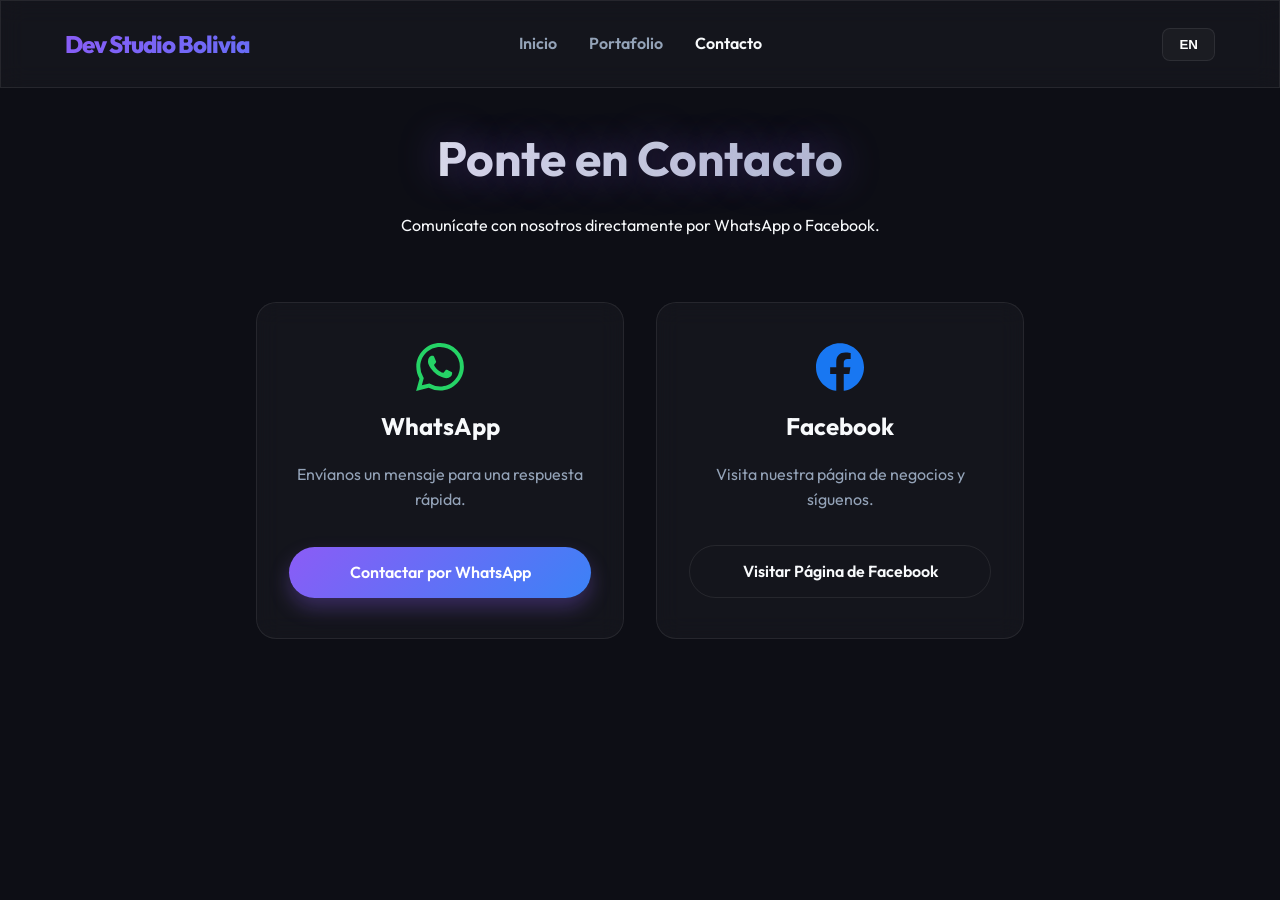
<file: contact.html>
<!DOCTYPE html>
<html lang="es">

<head>
    <meta charset="UTF-8">
    <meta name="viewport" content="width=device-width, initial-scale=1.0">
    <title>Contact Us</title>
    <link href="https://fonts.googleapis.com/css2?family=Outfit:wght@300;400;600;800&display=swap" rel="stylesheet">
    <link rel="stylesheet" href="css/style.css">
</head>

<body>
    <nav class="navbar glass">
        <div class="logo" href="index.html">Dev Studio Bolivia</div>
        <div class="nav-links" id="navLinks">
            <a href="index.html" data-lang="nav-home">Inicio</a>
            <a href="portfolio.html" data-lang="nav-portfolio">Portafolio</a>
            <a href="contact.html" class="active" data-lang="nav-contact">Contacto</a>
        </div>
        <div class="nav-actions">
            <button id="langToggle" class="btn-toggle">EN</button>
            <div class="hamburger" id="hamburger">
                <span></span>
                <span></span>
                <span></span>
            </div>
        </div>
    </nav>

    <section class="page-section">
        <div class="section-header fade-in">
            <h1 class="glow-text" data-lang="contact-title">Ponte en Contacto</h1>
            <p data-lang="contact-subtitle">Comunícate con nosotros directamente por WhatsApp o Facebook.</p>
        </div>

        <div class="grid"
            style="display: grid; grid-template-columns: repeat(auto-fit, minmax(300px, 1fr)); gap: 2rem; max-width: 800px; margin: 0 auto; padding: 0 1rem;">
            <!-- WhatsApp -->
            <div class="card glass hover-lift reveal"
                style="padding: 2.5rem 2rem; display: flex; flex-direction: column; align-items: center; text-align: center;">
                <svg xmlns="http://www.w3.org/2000/svg" width="48" height="48" viewBox="0 0 24 24" fill="currentColor"
                    style="color: #25D366; margin-bottom: 1rem;">
                    <path
                        d="M17.472 14.382c-.297-.149-1.758-.867-2.03-.967-.273-.099-.471-.148-.67.15-.197.297-.767.966-.94 1.164-.173.199-.347.223-.644.075-.297-.15-1.255-.463-2.39-1.475-.888-.788-1.489-1.761-1.663-2.06-.173-.297-.018-.458.13-.606.134-.133.298-.347.446-.52.149-.174.198-.298.298-.497.099-.198.05-.371-.025-.52-.075-.149-.669-1.612-.916-2.207-.242-.579-.487-.5-.669-.51-.173-.008-.371-.01-.57-.01-.198 0-.52.074-.792.372-.272.297-1.04 1.016-1.04 2.479 0 1.462 1.065 2.875 1.213 3.074.149.198 2.096 3.2 5.077 4.487.709.306 1.262.489 1.694.625.712.227 1.36.195 1.871.118.571-.085 1.758-.719 2.006-1.413.248-.694.248-1.289.173-1.413-.074-.124-.272-.198-.57-.347m-5.421 7.403h-.004a9.87 9.87 0 01-5.031-1.378l-.361-.214-3.741.982.998-3.648-.235-.374a9.86 9.86 0 01-1.51-5.26c.001-5.45 4.436-9.884 9.888-9.884 2.64 0 5.122 1.03 6.988 2.898a9.825 9.825 0 012.893 6.994c-.003 5.45-4.437 9.884-9.885 9.884m8.413-18.297A11.815 11.815 0 0012.05 0C5.495 0 .16 5.335.157 11.892c0 2.096.547 4.142 1.588 5.945L.057 24l6.305-1.654a11.882 11.882 0 005.683 1.448h.005c6.554 0 11.89-5.335 11.893-11.893a11.821 11.821 0 00-3.48-8.413z" />
                </svg>
                <h3 data-lang="contact-wa-title" style="margin-bottom: 1rem;">WhatsApp</h3>
                <p data-lang="contact-wa-desc" style="flex-grow: 1; margin-bottom: 2rem;">Envíanos un mensaje para una
                    respuesta rápida.</p>
                <a href="https://wa.me/00000000000" target="_blank" class="btn-primary w-100"
                    style="display: block; text-decoration: none;" data-lang="contact-wa-btn">Contactar por WhatsApp</a>
            </div>

            <!-- Facebook -->
            <div class="card glass hover-lift reveal"
                style="padding: 2.5rem 2rem; display: flex; flex-direction: column; align-items: center; text-align: center;">
                <svg xmlns="http://www.w3.org/2000/svg" width="48" height="48" viewBox="0 0 24 24" fill="currentColor"
                    style="color: #1877F2; margin-bottom: 1rem;">
                    <path
                        d="M24 12.073c0-6.627-5.373-12-12-12s-12 5.373-12 12c0 5.99 4.388 10.954 10.125 11.854v-8.385H7.078v-3.469h3.047V9.43c0-3.007 1.792-4.669 4.533-4.669 1.312 0 2.686.235 2.686.235v2.953H15.83c-1.491 0-1.956.925-1.956 1.874v2.25h3.328l-.532 3.469h-2.796v8.385C19.612 23.027 24 18.062 24 12.073z" />
                </svg>
                <h3 data-lang="contact-fb-title" style="margin-bottom: 1rem;">Facebook</h3>
                <p data-lang="contact-fb-desc" style="flex-grow: 1; margin-bottom: 2rem;">Visita nuestra página de
                    negocios y síguenos.</p>
                <a href="https://www.facebook.com/devstudiobolivia" target="_blank" class="btn-secondary w-100"
                    style="display: block; text-decoration: none;" data-lang="contact-fb-btn">Visitar Página de
                    Facebook</a>
            </div>
        </div>
    </section>

    <script src="js/script.js"></script>
</body>

</html>
</file>
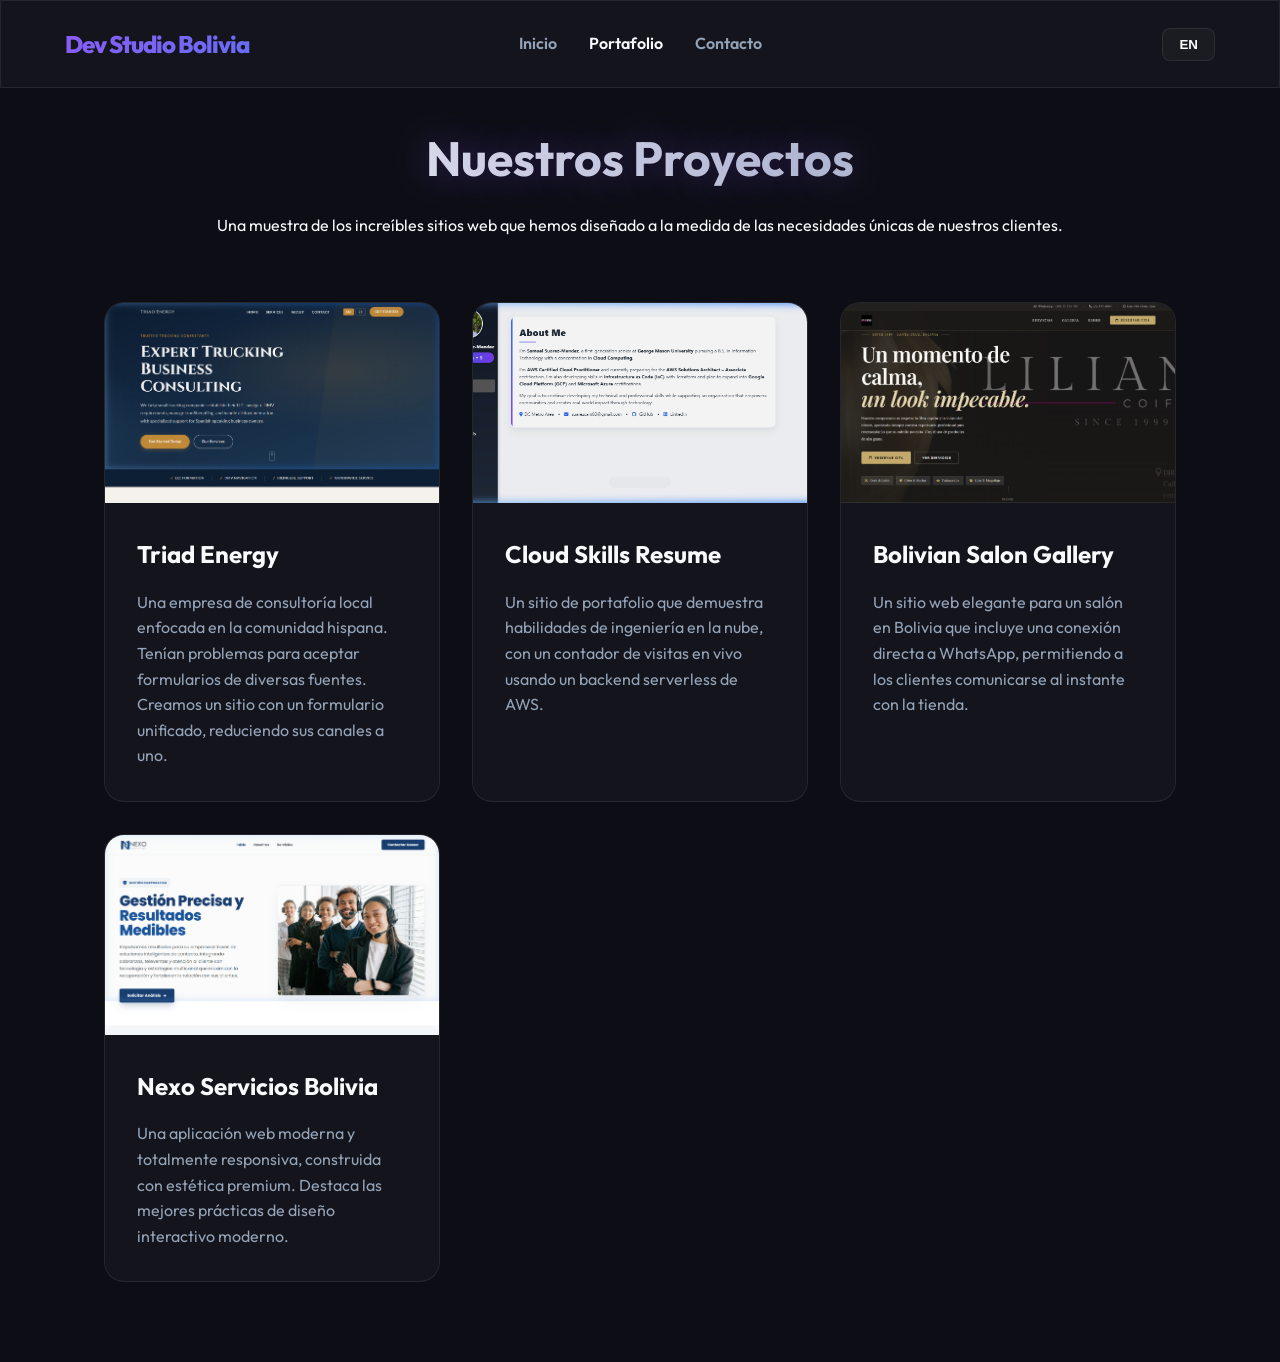
<file: portfolio.html>
<!DOCTYPE html>
<html lang="es">

<head>
    <meta charset="UTF-8">
    <meta name="viewport" content="width=device-width, initial-scale=1.0">
    <title>Our Work | Portfolio</title>
    <link href="https://fonts.googleapis.com/css2?family=Outfit:wght@300;400;600;800&display=swap" rel="stylesheet">
    <link rel="stylesheet" href="css/style.css">
</head>

<body>
    <nav class="navbar glass">
        <div class="logo" href="index.html">Dev Studio Bolivia</div>
        <div class="nav-links" id="navLinks">
            <a href="index.html" data-lang="nav-home">Inicio</a>
            <a href="portfolio.html" class="active" data-lang="nav-portfolio">Portafolio</a>
            <a href="contact.html" data-lang="nav-contact">Contacto</a>
        </div>
        <div class="nav-actions">
            <button id="langToggle" class="btn-toggle">EN</button>
            <div class="hamburger" id="hamburger">
                <span></span>
                <span></span>
                <span></span>
            </div>
        </div>
    </nav>

    <section class="page-section">
        <div class="section-header fade-in">
            <h1 class="glow-text" data-lang="port-title">Nuestros Proyectos</h1>
            <p data-lang="port-subtitle">Una muestra de los increíbles sitios web que hemos diseñado a la medida de las
                necesidades únicas de nuestros clientes.</p>
        </div>

        <div class="grid portfolio-grid">
            <!-- Project 1 -->
            <a href="https://www.triadenergy.net/" target="_blank" class="card glass hover-lift reveal">
                <img src="assets/img/triad-energy.png" alt="Triad Energy preview" class="card-img">
                <div class="card-content">
                    <h3>Triad Energy</h3>
                    <p data-lang="proj-1-desc">Una empresa de consultoría local enfocada en la comunidad hispana. Tenían
                        problemas para aceptar formularios de diversas fuentes. Creamos un sitio con un formulario
                        unificado, reduciendo sus canales a uno.</p>
                </div>
            </a>

            <!-- Project 2 -->
            <a href="https://d18xgqt969fcb2.cloudfront.net/index.html" target="_blank"
                class="card glass hover-lift reveal">
                <img src="assets/img/cloud-skills-resume.png" alt="Cloud Skills Resume preview" class="card-img">
                <div class="card-content">
                    <h3>Cloud Skills Resume</h3>
                    <p data-lang="proj-2-desc">Un sitio de portafolio que demuestra habilidades de ingeniería en la
                        nube, con un contador de visitas en vivo usando un backend serverless de AWS.</p>
                </div>
            </a>

            <!-- Project 3 -->
            <a href="https://dreamy-gumdrop-8ebdf6.netlify.app" target="_blank" class="card glass hover-lift reveal">
                <img src="assets/img/bolivian-salon-gallery.png" alt="Bolivian Salon Gallery preview" class="card-img">
                <div class="card-content">
                    <h3>Bolivian Salon Gallery</h3>
                    <p data-lang="proj-3-desc">Un sitio web elegante para un salón en Bolivia que incluye una conexión
                        directa a WhatsApp, permitiendo a los clientes comunicarse al instante con la tienda.</p>
                </div>
            </a>

            <!-- Project 4 -->
            <a href="https://www.nexoserviciosbolivia.com/" target="_blank" class="card glass hover-lift reveal">
                <img src="assets/img/nexo-servicios-bolivia.png" alt="Nexo Servicios Bolivia preview" class="card-img">
                <div class="card-content">
                    <h3>Nexo Servicios Bolivia</h3>
                    <p data-lang="proj-4-desc">Una aplicación web moderna y totalmente responsiva, construida con
                        estética premium. Destaca las mejores prácticas de diseño interactivo moderno.</p>
                </div>
            </a>
        </div>
    </section>

    <script src="js/script.js"></script>
</body>

</html>
</file>
<file: css/style.css>
:root {
    --bg-color: #0d0e15;
    --text-main: #f8fafc;
    --text-muted: #94a3b8;
    --primary: #8b5cf6;
    --secondary: #ec4899;
    --glass-bg: rgba(255, 255, 255, 0.03);
    --glass-border: rgba(255, 255, 255, 0.08);
    --gradient-1: linear-gradient(135deg, #8b5cf6, #3b82f6);
    --gradient-2: linear-gradient(135deg, #ec4899, #f59e0b);
    --gradient-3: linear-gradient(135deg, #10b981, #3b82f6);
    --gradient-4: linear-gradient(135deg, #f43f5e, #8b5cf6);
}

* {
    margin: 0;
    padding: 0;
    box-sizing: border-box;
}

body {
    font-family: 'Outfit', sans-serif;
    background-color: var(--bg-color);
    color: var(--text-main);
    line-height: 1.6;
    overflow-x: hidden;
}

a {
    text-decoration: none;
    color: inherit;
}

/* Typography */
.title-large {
    font-size: 4rem;
    font-weight: 800;
    line-height: 1.1;
    margin-bottom: 1.5rem;
}

.subtitle {
    font-size: 1.25rem;
    color: var(--text-muted);
    max-width: 600px;
    margin: 0 auto 2.5rem;
}

.glow-text {
    background: linear-gradient(to right, #fff, var(--text-muted));
    background-clip: text;
    -webkit-background-clip: text;
    -webkit-text-fill-color: transparent;
    text-shadow: 0 0 40px rgba(139, 92, 246, 0.4);
}

/* Navbar */
.navbar {
    position: fixed;
    top: 0;
    left: 0;
    right: 0;
    display: flex;
    justify-content: space-between;
    align-items: center;
    padding: 1.5rem 5%;
    z-index: 1000;
}

.logo {
    font-size: 1.5rem;
    font-weight: 800;
    letter-spacing: -1px;
    background: var(--gradient-1);
    background-clip: text;
    -webkit-background-clip: text;
    -webkit-text-fill-color: transparent;
    flex: 1;
    z-index: 1001;
}

.nav-links {
    display: flex;
    gap: 2rem;
    align-items: center;
    justify-content: center;
    transition: 0.3s ease;
}

.nav-actions {
    display: flex;
    align-items: center;
    justify-content: flex-end;
    gap: 1.5rem;
    flex: 1;
    z-index: 1001;
}

.hamburger {
    display: none;
    flex-direction: column;
    gap: 6px;
    cursor: pointer;
    z-index: 1001;
}

.hamburger span {
    display: block;
    width: 25px;
    height: 3px;
    background-color: var(--text-main);
    transition: 0.3s;
    border-radius: 3px;
}

.nav-links a {
    font-weight: 600;
    color: var(--text-muted);
    transition: color 0.3s ease;
}

.nav-links a:hover,
.nav-links a.active {
    color: var(--text-main);
}

/* Glassmorphism */
.glass {
    background: var(--glass-bg);
    backdrop-filter: blur(12px);
    -webkit-backdrop-filter: blur(12px);
    border: 1px solid var(--glass-border);
}

/* Buttons */
.btn-primary,
.btn-secondary {
    padding: 0.8rem 1.8rem;
    border-radius: 50px;
    font-weight: 600;
    display: inline-block;
    transition: all 0.3s ease;
    cursor: pointer;
    border: none;
    font-family: inherit;
    font-size: 1rem;
}

.btn-primary {
    background: var(--gradient-1);
    color: white;
    box-shadow: 0 10px 20px rgba(139, 92, 246, 0.3);
}

.btn-primary:hover {
    box-shadow: 0 15px 30px rgba(139, 92, 246, 0.5);
    transform: translateY(-2px);
}

.btn-secondary {
    background: transparent;
    border: 1px solid var(--glass-border);
    color: var(--text-main);
}

.btn-secondary:hover {
    background: var(--glass-bg);
    border-color: rgba(255, 255, 255, 0.2);
}

.btn-toggle {
    background: var(--glass-bg);
    border: 1px solid var(--glass-border);
    color: white;
    padding: 0.5rem 1rem;
    border-radius: 8px;
    cursor: pointer;
    font-weight: 600;
    transition: 0.3s;
}

.btn-toggle:hover {
    background: rgba(255, 255, 255, 0.1);
}

/* Hero Section */
.hero {
    min-height: 100vh;
    display: flex;
    align-items: center;
    justify-content: center;
    text-align: center;
    padding: 120px 1rem 40px;
    position: relative;
    overflow: hidden;
}

.hero-content {
    position: relative;
    z-index: 2;
    max-width: 800px;
}

.hero-background {
    position: absolute;
    top: 50%;
    left: 50%;
    transform: translate(-50%, -50%);
    width: 600px;
    height: 600px;
    background: radial-gradient(circle, rgba(139, 92, 246, 0.15) 0%, rgba(0, 0, 0, 0) 70%);
    filter: blur(60px);
    z-index: 1;
    pointer-events: none;
}

.badge {
    display: inline-block;
    padding: 0.4rem 1.2rem;
    border-radius: 50px;
    font-size: 0.875rem;
    font-weight: 600;
    margin-bottom: 2rem;
    background: rgba(139, 92, 246, 0.1);
    border: 1px solid rgba(139, 92, 246, 0.3);
    color: #a78bfa;
}

.cta-group {
    display: flex;
    gap: 1rem;
    justify-content: center;
    margin-top: 2rem;
}

/* General Pages */
.page-section {
    padding: 120px 5% 80px;
    max-width: 1200px;
    margin: 0 auto;
}

.section-header {
    text-align: center;
    margin-bottom: 4rem;
}

.section-header h1 {
    font-size: 3rem;
    margin-bottom: 1rem;
}

.grid {
    display: grid;
    gap: 2rem;
}

.portfolio-grid {
    grid-template-columns: repeat(auto-fit, minmax(300px, 1fr));
}

.pricing-grid {
    grid-template-columns: repeat(auto-fit, minmax(260px, 1fr));
}

/* Cards */
.card {
    border-radius: 20px;
    overflow: hidden;
    display: flex;
    flex-direction: column;
    height: 100%;
    position: relative;
}

.card-img-placeholder {
    height: 200px;
    width: 100%;
}

.card-img {
    height: 200px;
    width: 100%;
    object-fit: cover;
    object-position: top;
    display: block;
    transition: transform 0.5s ease;
}

.card:hover .card-img {
    transform: scale(1.04);
}

.gradient-1 {
    background: var(--gradient-1);
}

.gradient-2 {
    background: var(--gradient-2);
}

.gradient-3 {
    background: var(--gradient-3);
}

.gradient-4 {
    background: var(--gradient-4);
}

.card-content {
    padding: 2rem;
}

.card h3 {
    font-size: 1.5rem;
    margin-bottom: 1rem;
}

.card p {
    color: var(--text-muted);
}

.hover-lift {
    transition: transform 0.4s cubic-bezier(0.175, 0.885, 0.32, 1.275), box-shadow 0.4s ease;
}

.hover-lift:hover {
    transform: translateY(-10px);
    box-shadow: 0 20px 40px rgba(0, 0, 0, 0.5);
    border-color: rgba(255, 255, 255, 0.15);
}

/* Pricing Specs */
.pricing-card {
    padding: 2.5rem 2rem;
}

.pricing-card h3 {
    font-size: 1.8rem;
    margin-bottom: 1.5rem;
    text-align: center;
}

.pricing-card .features {
    list-style: none;
    margin-bottom: 2rem;
    flex-grow: 1;
}

.pricing-card .features li {
    padding: 0.8rem 0;
    border-bottom: 1px solid var(--glass-border);
    color: var(--text-muted);
}

.pricing-card .features li:last-child {
    border-bottom: none;
}

.w-100 {
    width: 100%;
}

.popular {
    border-color: var(--primary);
    box-shadow: 0 0 30px rgba(139, 92, 246, 0.15);
}

.badge-tag {
    position: absolute;
    top: 1rem;
    right: 1rem;
    background: var(--gradient-1);
    font-size: 0.75rem;
    padding: 0.3rem 0.8rem;
    border-radius: 50px;
    font-weight: 800;
}

/* Animations */
.fade-in {
    animation: fadeIn 1s ease-out forwards;
}

@keyframes fadeIn {
    from {
        opacity: 0;
        transform: translateY(20px);
    }

    to {
        opacity: 1;
        transform: translateY(0);
    }
}

.reveal {
    opacity: 0;
    transform: translateY(30px);
    transition: all 0.8s cubic-bezier(0.5, 0, 0, 1);
}

.reveal.active {
    opacity: 1;
    transform: translateY(0);
}

/* Responsiveness */
@media (max-width: 768px) {
    .title-large {
        font-size: 2.5rem;
    }

    .hero {
        padding: 0 1.5rem;
    }

    .page-section {
        padding: 100px 1.5rem 60px;
    }

    .nav-links {
        position: fixed;
        top: 0;
        right: -100%;
        height: 100vh;
        width: 250px;
        flex-direction: column;
        background: rgba(13, 14, 21, 0.95);
        backdrop-filter: blur(15px);
        -webkit-backdrop-filter: blur(15px);
        justify-content: flex-start;
        padding-top: 100px;
        box-shadow: -10px 0 30px rgba(0, 0, 0, 0.5);
    }

    .nav-links.active {
        right: 0;
    }

    .hamburger {
        display: flex;
    }

    .hamburger.active span:nth-child(1) {
        transform: translateY(9px) rotate(45deg);
    }

    .hamburger.active span:nth-child(2) {
        opacity: 0;
    }

    .hamburger.active span:nth-child(3) {
        transform: translateY(-9px) rotate(-45deg);
    }
}
</file>
